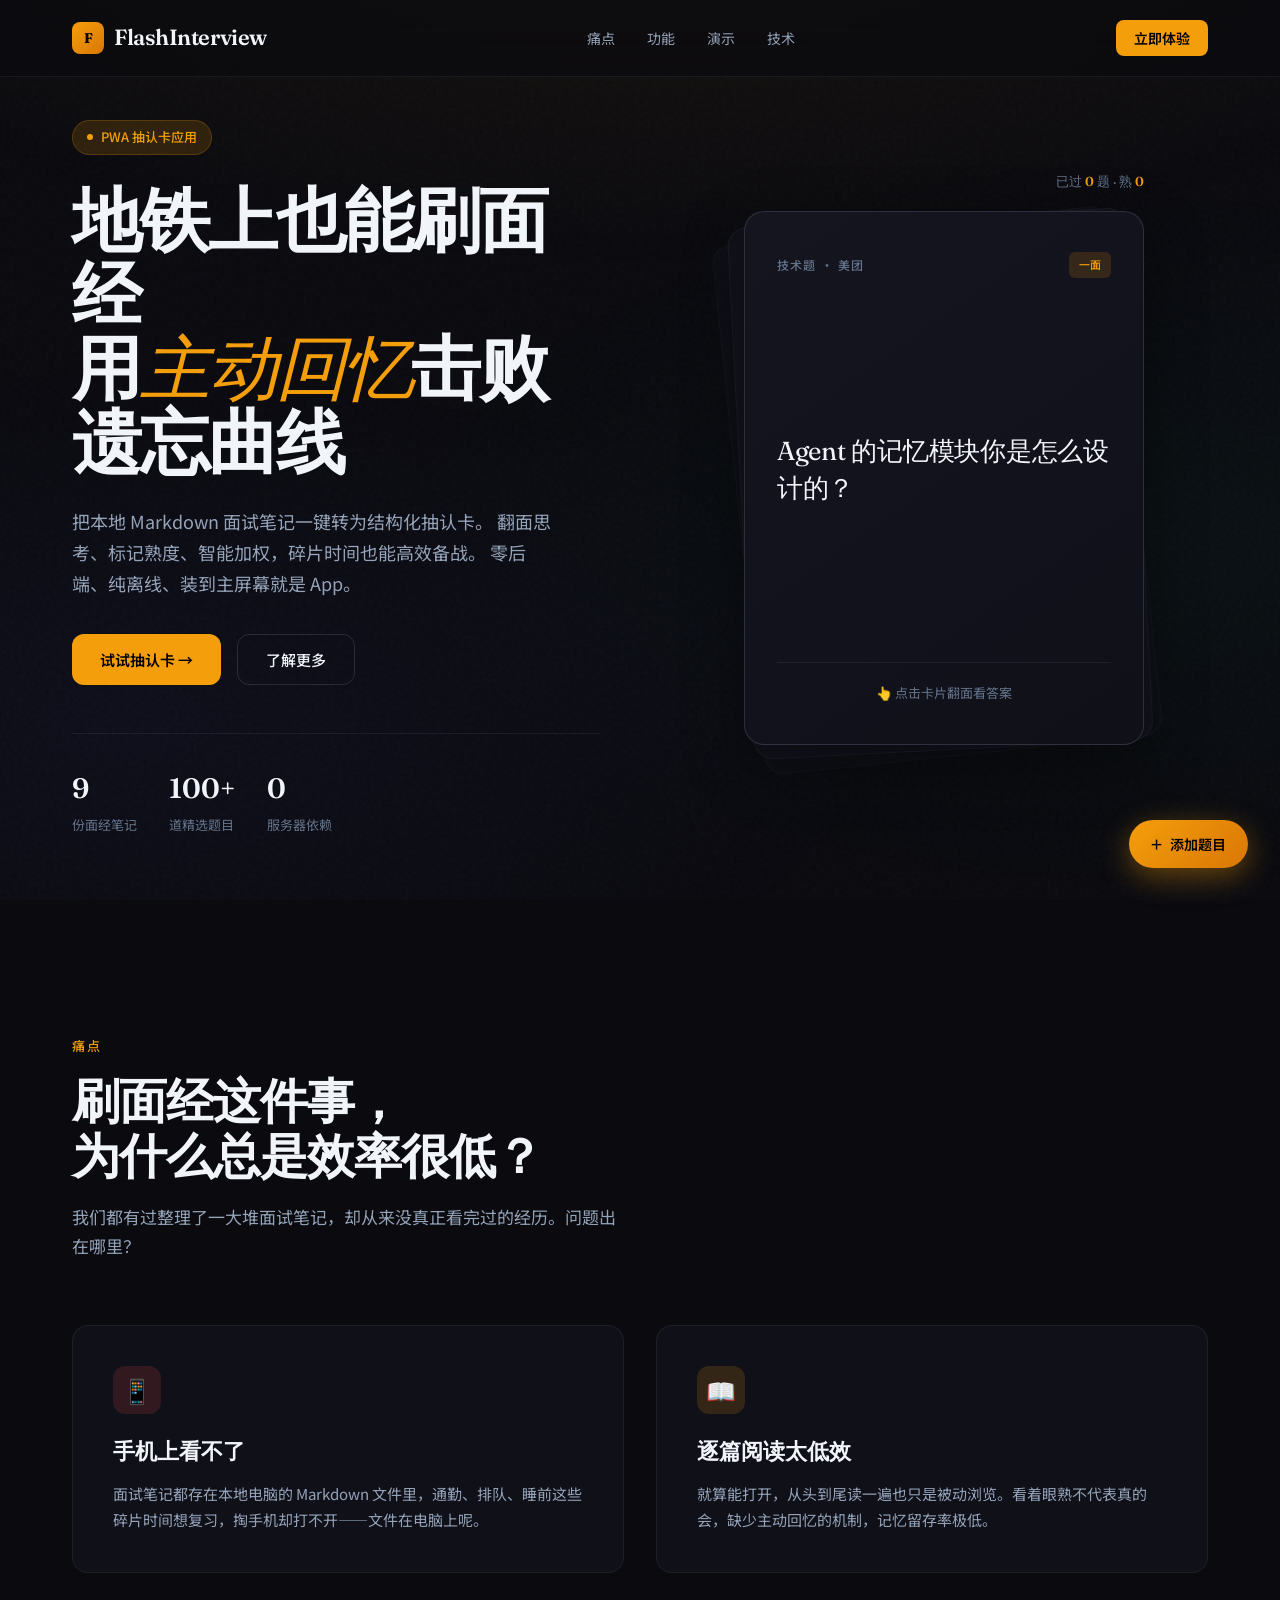
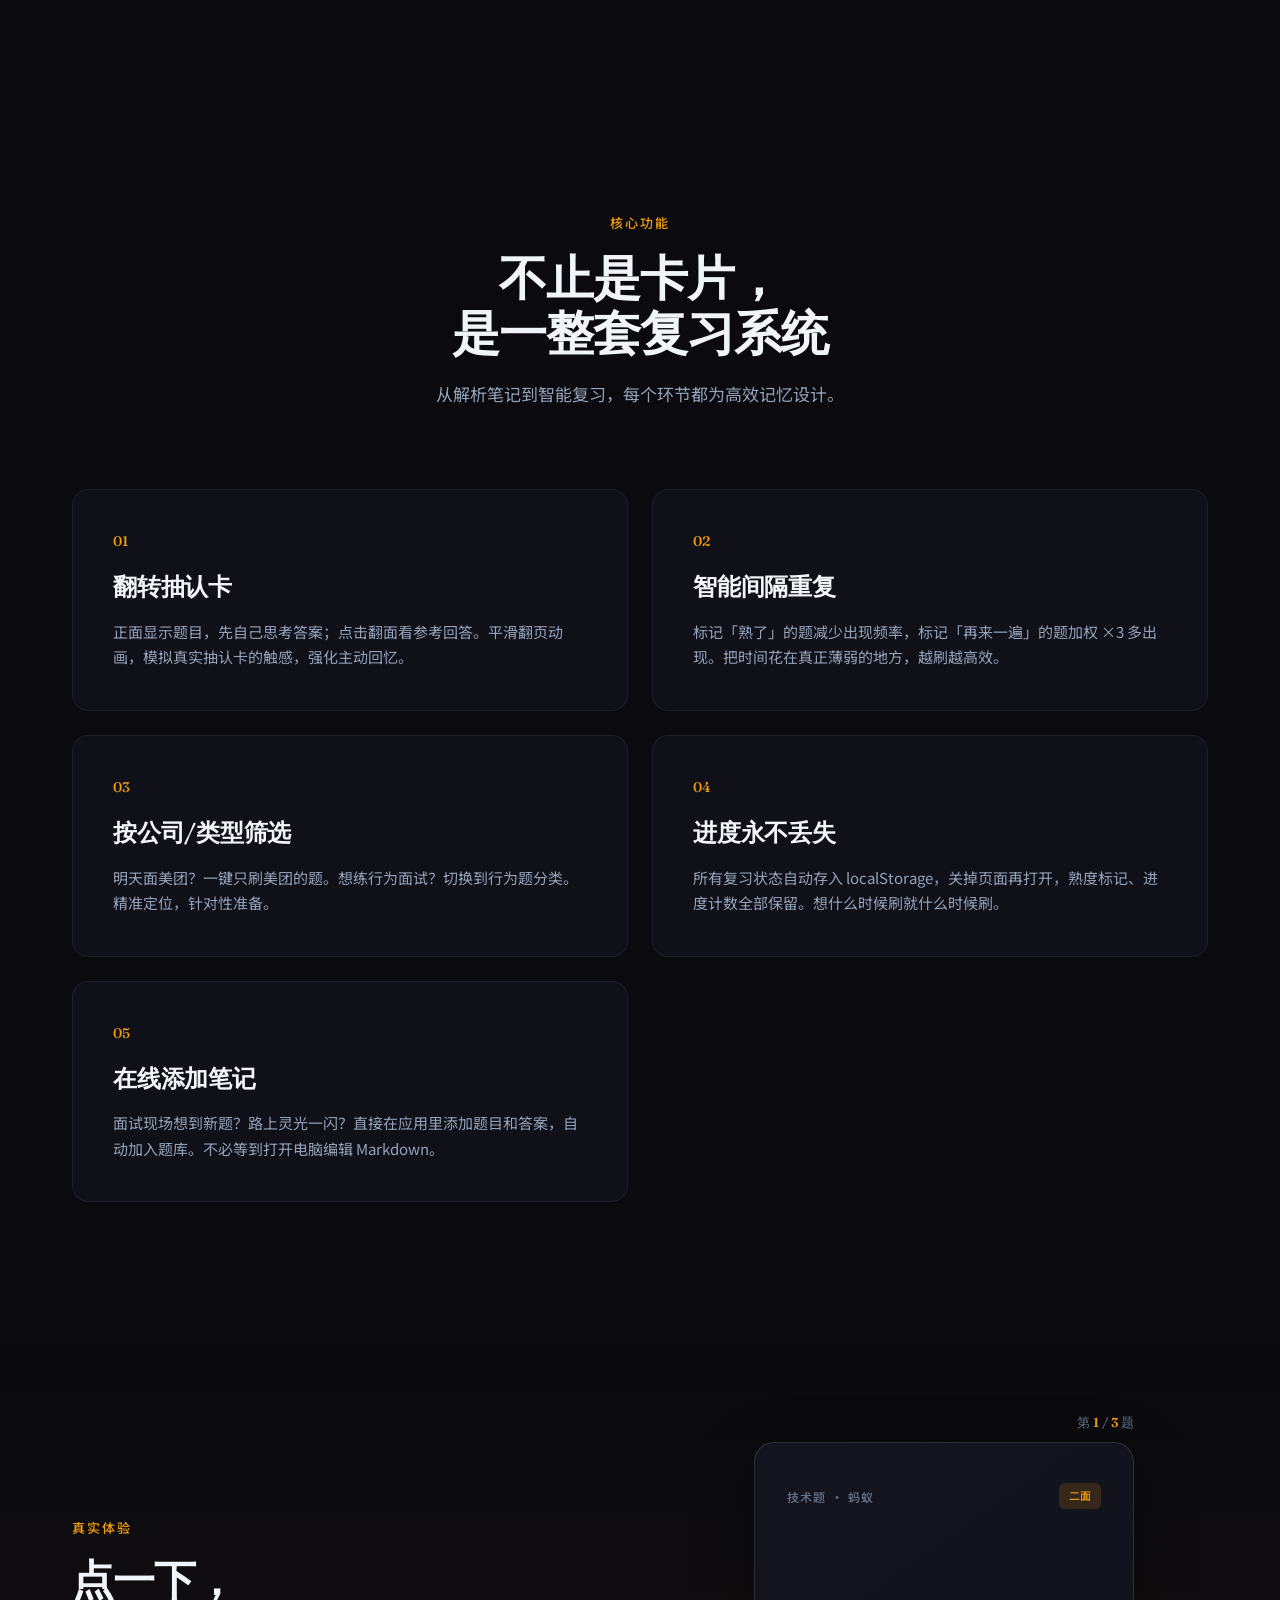
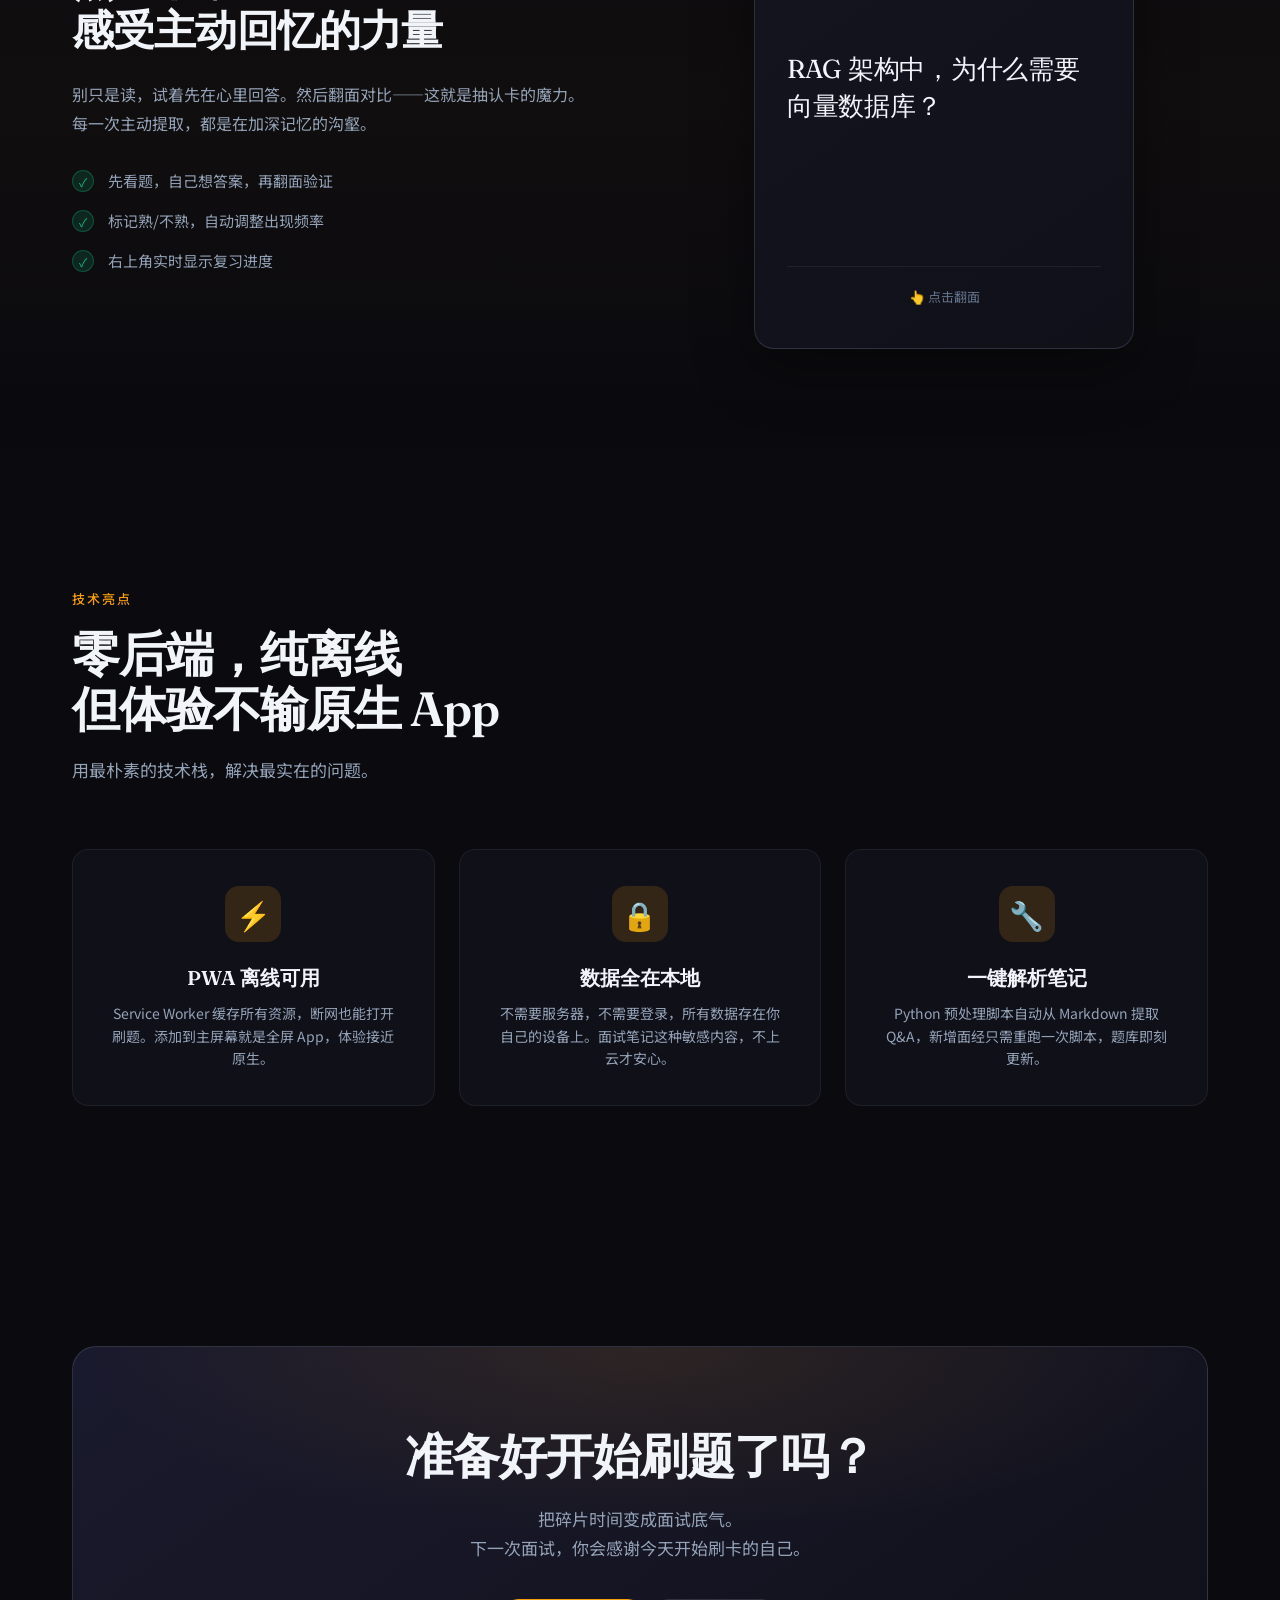
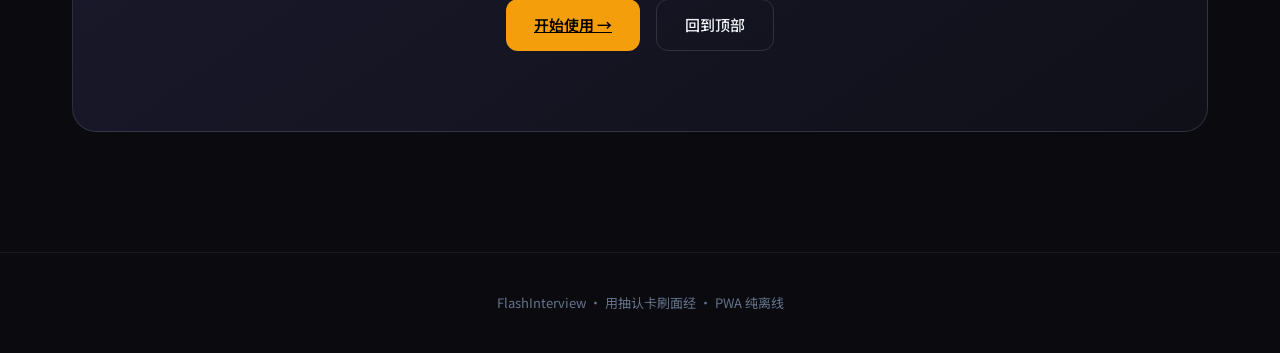
<file: index.html>
<!DOCTYPE html>
<html lang="zh-CN">
<head>
<meta charset="UTF-8">
<meta name="viewport" content="width=device-width, initial-scale=1.0">
<title>FlashInterview — 碎片时间刷面经的 PWA 抽认卡</title>
<link rel="preconnect" href="https://fonts.googleapis.com">
<link rel="preconnect" href="https://fonts.gstatic.com" crossorigin>
<link href="https://fonts.googleapis.com/css2?family=Fraunces:ital,opsz,wght@0,9..144,300;0,9..144,400;0,9..144,600;0,9..144,700;1,9..144,400&family=Noto+Sans+SC:wght@300;400;500;600;700&display=swap" rel="stylesheet">
<style>
  :root {
    --bg: #0a0a0f;
    --bg-soft: #101019;
    --card-front: #151520;
    --card-back: #1a1a2e;
    --accent: #f59e0b;
    --accent-soft: rgba(245, 158, 11, 0.15);
    --success: #10b981;
    --success-soft: rgba(16, 185, 129, 0.15);
    --text-primary: #f1f5f9;
    --text-secondary: #94a3b8;
    --text-muted: #64748b;
    --border: rgba(148, 163, 184, 0.1);
    --border-strong: rgba(148, 163, 184, 0.2);
  }

  * { margin: 0; padding: 0; box-sizing: border-box; }

  html { scroll-behavior: smooth; }

  body {
    font-family: 'Noto Sans SC', -apple-system, BlinkMacSystemFont, sans-serif;
    background: var(--bg);
    color: var(--text-primary);
    line-height: 1.6;
    overflow-x: hidden;
    -webkit-font-smoothing: antialiased;
  }

  body::before {
    content: '';
    position: fixed;
    top: 0;
    left: 0;
    width: 100%;
    height: 100%;
    background:
      radial-gradient(ellipse 80% 50% at 50% -20%, rgba(245, 158, 11, 0.08), transparent),
      radial-gradient(ellipse 60% 40% at 10% 80%, rgba(99, 102, 241, 0.05), transparent),
      radial-gradient(ellipse 60% 40% at 90% 60%, rgba(16, 185, 129, 0.04), transparent);
    pointer-events: none;
    z-index: 0;
  }

  .noise {
    position: fixed;
    top: 0;
    left: 0;
    width: 100%;
    height: 100%;
    opacity: 0.03;
    pointer-events: none;
    z-index: 1;
    background-image: url("data:image/svg+xml,%3Csvg viewBox='0 0 256 256' xmlns='http://www.w3.org/2000/svg'%3E%3Cfilter id='noise'%3E%3CfeTurbulence type='fractalNoise' baseFrequency='0.9' numOctaves='4' stitchTiles='stitch'/%3E%3C/filter%3E%3Crect width='100%25' height='100%25' filter='url(%23noise)'/%3E%3C/svg%3E");
  }

  .container {
    max-width: 1200px;
    margin: 0 auto;
    padding: 0 32px;
    position: relative;
    z-index: 2;
  }

  /* Nav */
  nav {
    position: fixed;
    top: 0;
    left: 0;
    width: 100%;
    padding: 20px 0;
    z-index: 100;
    backdrop-filter: blur(20px);
    background: rgba(10, 10, 15, 0.7);
    border-bottom: 1px solid var(--border);
    transform: translateY(-100%);
    animation: slideDown 0.8s ease 0.2s forwards;
  }

  @keyframes slideDown {
    to { transform: translateY(0); }
  }

  .nav-inner {
    display: flex;
    justify-content: space-between;
    align-items: center;
  }

  .logo {
    font-family: 'Fraunces', serif;
    font-size: 22px;
    font-weight: 600;
    letter-spacing: -0.02em;
    display: flex;
    align-items: center;
    gap: 10px;
  }

  .logo-mark {
    width: 32px;
    height: 32px;
    background: linear-gradient(135deg, var(--accent), #d97706);
    border-radius: 8px;
    display: flex;
    align-items: center;
    justify-content: center;
    font-weight: 700;
    color: #000;
    font-size: 14px;
  }

  .nav-links {
    display: flex;
    gap: 32px;
    list-style: none;
  }

  .nav-links a {
    color: var(--text-secondary);
    text-decoration: none;
    font-size: 14px;
    font-weight: 400;
    transition: color 0.2s;
  }

  .nav-links a:hover { color: var(--text-primary); }

  .nav-cta {
    padding: 8px 18px;
    background: var(--accent);
    color: #000;
    border: none;
    border-radius: 8px;
    font-size: 14px;
    font-weight: 600;
    cursor: pointer;
    transition: all 0.2s;
    font-family: inherit;
  }

  .nav-cta:hover {
    transform: translateY(-1px);
    box-shadow: 0 4px 20px rgba(245, 158, 11, 0.3);
  }

  /* Hero */
  .hero {
    min-height: 100vh;
    display: flex;
    flex-direction: column;
    justify-content: center;
    padding: 120px 0 80px;
    position: relative;
  }

  .hero-content {
    display: grid;
    grid-template-columns: 1fr 1fr;
    gap: 80px;
    align-items: center;
  }

  .hero-text {
    opacity: 0;
    transform: translateY(30px);
    animation: fadeUp 0.8s ease 0.4s forwards;
  }

  @keyframes fadeUp {
    to { opacity: 1; transform: translateY(0); }
  }

  .eyebrow {
    display: inline-flex;
    align-items: center;
    gap: 8px;
    padding: 6px 14px;
    background: var(--accent-soft);
    border: 1px solid rgba(245, 158, 11, 0.2);
    border-radius: 100px;
    font-size: 13px;
    font-weight: 500;
    color: var(--accent);
    margin-bottom: 28px;
  }

  .eyebrow-dot {
    width: 6px;
    height: 6px;
    background: var(--accent);
    border-radius: 50%;
    animation: pulse 2s ease-in-out infinite;
  }

  @keyframes pulse {
    0%, 100% { opacity: 1; }
    50% { opacity: 0.4; }
  }

  .hero h1 {
    font-family: 'Fraunces', serif;
    font-size: clamp(42px, 5.5vw, 72px);
    font-weight: 600;
    line-height: 1.05;
    letter-spacing: -0.03em;
    margin-bottom: 28px;
  }

  .hero h1 em {
    font-style: italic;
    color: var(--accent);
    font-weight: 400;
  }

  .hero-subtitle {
    font-size: 18px;
    color: var(--text-secondary);
    line-height: 1.7;
    margin-bottom: 36px;
    max-width: 480px;
  }

  .hero-actions {
    display: flex;
    gap: 16px;
    margin-bottom: 48px;
  }

  .btn-primary {
    padding: 14px 28px;
    background: var(--accent);
    color: #000;
    border: none;
    border-radius: 12px;
    font-size: 15px;
    font-weight: 600;
    cursor: pointer;
    transition: all 0.25s cubic-bezier(0.4, 0, 0.2, 1);
    font-family: inherit;
    display: inline-flex;
    align-items: center;
    gap: 8px;
  }

  .btn-primary:hover {
    transform: translateY(-2px);
    box-shadow: 0 8px 30px rgba(245, 158, 11, 0.35);
  }

  .btn-secondary {
    padding: 14px 28px;
    background: transparent;
    color: var(--text-primary);
    border: 1px solid var(--border-strong);
    border-radius: 12px;
    font-size: 15px;
    font-weight: 500;
    cursor: pointer;
    transition: all 0.25s;
    font-family: inherit;
  }

  .btn-secondary:hover {
    background: var(--bg-soft);
    border-color: var(--text-muted);
  }

  .hero-meta {
    display: flex;
    gap: 32px;
    padding-top: 32px;
    border-top: 1px solid var(--border);
  }

  .meta-item {
    display: flex;
    flex-direction: column;
    gap: 4px;
  }

  .meta-number {
    font-family: 'Fraunces', serif;
    font-size: 28px;
    font-weight: 600;
    color: var(--text-primary);
  }

  .meta-label {
    font-size: 13px;
    color: var(--text-muted);
  }

  /* Card Demo */
  .hero-visual {
    display: flex;
    justify-content: center;
    align-items: center;
    opacity: 0;
    transform: translateY(30px);
    animation: fadeUp 0.8s ease 0.6s forwards;
  }

  .card-stage {
    position: relative;
    width: 100%;
    max-width: 400px;
    aspect-ratio: 3/4;
  }

  .card-stack {
    position: absolute;
    width: 100%;
    height: 100%;
  }

  .card-stack .bg-card {
    position: absolute;
    width: 100%;
    height: 100%;
    border-radius: 20px;
    background: var(--card-front);
    border: 1px solid var(--border);
  }

  .card-stack .bg-card:nth-child(1) {
    transform: rotate(-6deg) translateY(12px) translateX(-8px);
    opacity: 0.4;
  }

  .card-stack .bg-card:nth-child(2) {
    transform: rotate(-3deg) translateY(6px) translateX(-4px);
    opacity: 0.7;
  }

  .flashcard {
    position: relative;
    width: 100%;
    height: 100%;
    cursor: pointer;
  }

  .card-face {
    position: absolute;
    top: 0;
    left: 0;
    width: 100%;
    height: 100%;
    border-radius: 20px;
    padding: 40px 32px;
    display: flex;
    flex-direction: column;
    border: 1px solid var(--border-strong);
    box-shadow: 0 20px 60px rgba(0, 0, 0, 0.4);
    transition: opacity 0.4s cubic-bezier(0.4, 0, 0.2, 1),
                transform 0.4s cubic-bezier(0.4, 0, 0.2, 1);
    /* 2D crossfade - no 3D composite layers */
  }

  .card-front {
    background: linear-gradient(145deg, var(--card-front), var(--bg-soft));
    z-index: 2;
    opacity: 1;
    transform: translateX(0);
  }

  .card-back {
    background: linear-gradient(145deg, var(--card-back), #16162a);
    z-index: 1;
    opacity: 0;
    transform: translateX(8px);
  }

  .flashcard.flipped .card-front {
    opacity: 0;
    transform: translateX(-8px);
    pointer-events: none;
  }

  .flashcard.flipped .card-back {
    opacity: 1;
    transform: translateX(0);
    z-index: 3;
  }

  .card-label {
    font-size: 12px;
    font-weight: 500;
    color: var(--text-muted);
    text-transform: uppercase;
    letter-spacing: 0.1em;
    margin-bottom: 24px;
    display: flex;
    justify-content: space-between;
    align-items: center;
  }

  .card-badge {
    padding: 4px 10px;
    background: var(--accent-soft);
    color: var(--accent);
    border-radius: 6px;
    font-size: 11px;
    text-transform: none;
    letter-spacing: 0;
  }

  .card-question {
    font-family: 'Fraunces', serif;
    font-size: 26px;
    font-weight: 400;
    line-height: 1.4;
    letter-spacing: -0.01em;
    flex: 1;
    display: flex;
    align-items: center;
  }

  .card-answer {
    font-size: 15px;
    line-height: 1.8;
    color: var(--text-secondary);
    flex: 1;
    overflow-y: auto;
  }

  .card-answer strong {
    color: var(--text-primary);
    font-weight: 600;
  }

  .card-hint {
    margin-top: 24px;
    padding-top: 20px;
    border-top: 1px solid var(--border);
    font-size: 13px;
    color: var(--text-muted);
    text-align: center;
    display: flex;
    align-items: center;
    justify-content: center;
    gap: 8px;
  }

  .card-actions {
    margin-top: 24px;
    padding-top: 20px;
    border-top: 1px solid var(--border);
    display: flex;
    gap: 12px;
  }

  .card-btn {
    flex: 1;
    padding: 12px;
    border: none;
    border-radius: 10px;
    font-size: 14px;
    font-weight: 600;
    cursor: pointer;
    transition: all 0.2s;
    font-family: inherit;
  }

  .card-btn-known {
    background: var(--success-soft);
    color: var(--success);
    border: 1px solid rgba(16, 185, 129, 0.3);
  }

  .card-btn-known:hover {
    background: rgba(16, 185, 129, 0.25);
  }

  .card-btn-review {
    background: var(--accent-soft);
    color: var(--accent);
    border: 1px solid rgba(245, 158, 11, 0.3);
  }

  .card-btn-review:hover {
    background: rgba(245, 158, 11, 0.25);
  }

  .card-progress {
    position: absolute;
    top: -40px;
    right: 0;
    font-size: 13px;
    color: var(--text-muted);
    font-family: 'Fraunces', serif;
  }

  .card-progress span {
    color: var(--accent);
    font-weight: 600;
  }

  /* Sections */
  section {
    padding: 120px 0;
    position: relative;
  }

  .section-label {
    font-size: 13px;
    font-weight: 500;
    color: var(--accent);
    text-transform: uppercase;
    letter-spacing: 0.15em;
    margin-bottom: 16px;
  }

  .section-title {
    font-family: 'Fraunces', serif;
    font-size: clamp(32px, 4vw, 48px);
    font-weight: 600;
    line-height: 1.15;
    letter-spacing: -0.02em;
    margin-bottom: 20px;
    max-width: 600px;
  }

  .section-subtitle {
    font-size: 17px;
    color: var(--text-secondary);
    max-width: 560px;
    line-height: 1.7;
  }

  /* Pain Points */
  .pain-grid {
    display: grid;
    grid-template-columns: 1fr 1fr;
    gap: 32px;
    margin-top: 64px;
  }

  .pain-card {
    padding: 40px;
    background: var(--bg-soft);
    border: 1px solid var(--border);
    border-radius: 16px;
    transition: all 0.3s;
  }

  .pain-card:hover {
    border-color: var(--border-strong);
    transform: translateY(-4px);
  }

  .pain-icon {
    width: 48px;
    height: 48px;
    border-radius: 12px;
    display: flex;
    align-items: center;
    justify-content: center;
    font-size: 24px;
    margin-bottom: 20px;
  }

  .pain-card:nth-child(1) .pain-icon { background: rgba(239, 68, 68, 0.15); }
  .pain-card:nth-child(2) .pain-icon { background: rgba(245, 158, 11, 0.15); }

  .pain-title {
    font-family: 'Fraunces', serif;
    font-size: 22px;
    font-weight: 600;
    margin-bottom: 12px;
  }

  .pain-desc {
    color: var(--text-secondary);
    font-size: 15px;
    line-height: 1.7;
  }

  /* Features */
  .features-header {
    text-align: center;
    margin-bottom: 80px;
  }

  .features-header .section-title {
    margin-left: auto;
    margin-right: auto;
  }

  .features-header .section-subtitle {
    margin-left: auto;
    margin-right: auto;
  }

  .features-grid {
    display: grid;
    grid-template-columns: repeat(2, 1fr);
    gap: 24px;
  }

  .feature-card {
    padding: 40px;
    background: var(--bg-soft);
    border: 1px solid var(--border);
    border-radius: 16px;
    transition: all 0.3s;
    position: relative;
    overflow: hidden;
  }

  .feature-card::before {
    content: '';
    position: absolute;
    top: 0;
    left: 0;
    right: 0;
    height: 2px;
    background: linear-gradient(90deg, transparent, var(--accent), transparent);
    opacity: 0;
    transition: opacity 0.3s;
  }

  .feature-card:hover {
    border-color: var(--border-strong);
    transform: translateY(-4px);
  }

  .feature-card:hover::before { opacity: 1; }

  .feature-number {
    font-family: 'Fraunces', serif;
    font-size: 14px;
    color: var(--accent);
    margin-bottom: 16px;
    font-weight: 500;
  }

  .feature-title {
    font-family: 'Fraunces', serif;
    font-size: 24px;
    font-weight: 600;
    margin-bottom: 12px;
    letter-spacing: -0.01em;
  }

  .feature-desc {
    color: var(--text-secondary);
    font-size: 15px;
    line-height: 1.7;
  }

  /* Demo Section */
  .demo-section {
    background: linear-gradient(180deg, transparent, rgba(245, 158, 11, 0.03), transparent);
  }

  .demo-content {
    display: grid;
    grid-template-columns: 1fr 1fr;
    gap: 80px;
    align-items: center;
  }

  .demo-text h2 {
    font-family: 'Fraunces', serif;
    font-size: clamp(28px, 3.5vw, 42px);
    font-weight: 600;
    line-height: 1.2;
    letter-spacing: -0.02em;
    margin-bottom: 24px;
  }

  .demo-text p {
    color: var(--text-secondary);
    font-size: 16px;
    line-height: 1.8;
    margin-bottom: 32px;
  }

  .demo-list {
    list-style: none;
    display: flex;
    flex-direction: column;
    gap: 16px;
  }

  .demo-list li {
    display: flex;
    align-items: flex-start;
    gap: 14px;
    color: var(--text-secondary);
    font-size: 15px;
  }

  .demo-check {
    width: 22px;
    height: 22px;
    border-radius: 50%;
    background: var(--success-soft);
    border: 1px solid rgba(16, 185, 129, 0.3);
    display: flex;
    align-items: center;
    justify-content: center;
    color: var(--success);
    font-size: 12px;
    flex-shrink: 0;
    margin-top: 1px;
  }

  .demo-visual {
    display: flex;
    justify-content: center;
  }

  .demo-card-stage {
    width: 100%;
    max-width: 380px;
    aspect-ratio: 3/4;
    position: relative;
  }

  /* Tech Section */
  .tech-grid {
    display: grid;
    grid-template-columns: repeat(3, 1fr);
    gap: 24px;
    margin-top: 64px;
  }

  .tech-card {
    padding: 36px;
    background: var(--bg-soft);
    border: 1px solid var(--border);
    border-radius: 16px;
    text-align: center;
    transition: all 0.3s;
  }

  .tech-card:hover {
    border-color: var(--accent);
    transform: translateY(-4px);
  }

  .tech-icon {
    width: 56px;
    height: 56px;
    margin: 0 auto 20px;
    border-radius: 14px;
    display: flex;
    align-items: center;
    justify-content: center;
    font-size: 28px;
    background: var(--accent-soft);
  }

  .tech-title {
    font-family: 'Fraunces', serif;
    font-size: 20px;
    font-weight: 600;
    margin-bottom: 8px;
  }

  .tech-desc {
    color: var(--text-secondary);
    font-size: 14px;
    line-height: 1.6;
  }

  /* CTA Section */
  .cta-section {
    text-align: center;
  }

  .cta-card {
    padding: 80px 40px;
    background: linear-gradient(145deg, var(--card-back), var(--bg-soft));
    border: 1px solid var(--border-strong);
    border-radius: 24px;
    position: relative;
    overflow: hidden;
  }

  .cta-card::before {
    content: '';
    position: absolute;
    top: -50%;
    left: 50%;
    transform: translateX(-50%);
    width: 100%;
    height: 100%;
    background: radial-gradient(ellipse, rgba(245, 158, 11, 0.1), transparent 70%);
    pointer-events: none;
  }

  .cta-title {
    font-family: 'Fraunces', serif;
    font-size: clamp(32px, 4vw, 48px);
    font-weight: 600;
    line-height: 1.2;
    letter-spacing: -0.02em;
    margin-bottom: 20px;
    position: relative;
  }

  .cta-subtitle {
    font-size: 17px;
    color: var(--text-secondary);
    max-width: 500px;
    margin: 0 auto 36px;
    line-height: 1.7;
    position: relative;
  }

  .cta-actions {
    display: flex;
    gap: 16px;
    justify-content: center;
    position: relative;
  }

  /* Footer */
  footer {
    padding: 40px 0;
    border-top: 1px solid var(--border);
    text-align: center;
    color: var(--text-muted);
    font-size: 13px;
  }

  /* Reveal Animation */
  .reveal {
    opacity: 0;
    transform: translateY(40px);
    transition: all 0.8s cubic-bezier(0.4, 0, 0.2, 1);
  }

  .reveal.visible {
    opacity: 1;
    transform: translateY(0);
  }

  /* Floating Action Button */
  .fab {
    position: fixed;
    bottom: 32px;
    right: 32px;
    z-index: 200;
    display: flex;
    align-items: center;
    gap: 8px;
    padding: 14px 22px;
    background: linear-gradient(135deg, var(--accent), #d97706);
    color: #000;
    border: none;
    border-radius: 100px;
    font-size: 14px;
    font-weight: 600;
    cursor: pointer;
    box-shadow: 0 8px 30px rgba(245, 158, 11, 0.4);
    transition: all 0.3s cubic-bezier(0.4, 0, 0.2, 1);
    font-family: inherit;
  }

  .fab:hover {
    transform: translateY(-3px) scale(1.02);
    box-shadow: 0 12px 40px rgba(245, 158, 11, 0.5);
  }

  .fab-icon {
    font-size: 20px;
    font-weight: 400;
    line-height: 1;
  }

  /* Modal */
  .modal-overlay {
    position: fixed;
    top: 0;
    left: 0;
    width: 100%;
    height: 100%;
    background: rgba(0, 0, 0, 0.6);
    backdrop-filter: blur(8px);
    z-index: 300;
    display: flex;
    align-items: center;
    justify-content: center;
    opacity: 0;
    visibility: hidden;
    transition: all 0.3s ease;
    padding: 20px;
  }

  .modal-overlay.active {
    opacity: 1;
    visibility: visible;
  }

  .modal {
    background: var(--card-front);
    border: 1px solid var(--border-strong);
    border-radius: 20px;
    width: 100%;
    max-width: 520px;
    max-height: 90vh;
    overflow-y: auto;
    transform: translateY(20px) scale(0.95);
    transition: all 0.3s cubic-bezier(0.4, 0, 0.2, 1);
    box-shadow: 0 30px 80px rgba(0, 0, 0, 0.5);
  }

  .modal-overlay.active .modal {
    transform: translateY(0) scale(1);
  }

  .modal-header {
    padding: 28px 32px 20px;
    border-bottom: 1px solid var(--border);
    display: flex;
    justify-content: space-between;
    align-items: center;
  }

  .modal-header h3 {
    font-family: 'Fraunces', serif;
    font-size: 22px;
    font-weight: 600;
    letter-spacing: -0.01em;
  }

  .modal-close {
    width: 36px;
    height: 36px;
    border: none;
    background: transparent;
    color: var(--text-muted);
    font-size: 24px;
    cursor: pointer;
    border-radius: 8px;
    display: flex;
    align-items: center;
    justify-content: center;
    transition: all 0.2s;
    line-height: 1;
  }

  .modal-close:hover {
    background: var(--bg-soft);
    color: var(--text-primary);
  }

  .modal-body {
    padding: 24px 32px;
    display: flex;
    flex-direction: column;
    gap: 20px;
  }

  .form-group {
    display: flex;
    flex-direction: column;
    gap: 8px;
  }

  .form-row {
    display: grid;
    grid-template-columns: 1fr 1fr;
    gap: 16px;
  }

  .form-label {
    font-size: 13px;
    font-weight: 500;
    color: var(--text-secondary);
  }

  .form-input {
    padding: 12px 14px;
    background: var(--bg-soft);
    border: 1px solid var(--border-strong);
    border-radius: 10px;
    color: var(--text-primary);
    font-size: 14px;
    font-family: inherit;
    transition: all 0.2s;
    outline: none;
  }

  .form-input:focus {
    border-color: var(--accent);
    box-shadow: 0 0 0 3px var(--accent-soft);
  }

  .form-input::placeholder {
    color: var(--text-muted);
  }

  .form-textarea {
    resize: vertical;
    min-height: 100px;
    line-height: 1.6;
  }

  .modal-footer {
    padding: 20px 32px 28px;
    display: flex;
    gap: 12px;
    justify-content: flex-end;
    border-top: 1px solid var(--border);
  }

  .modal-footer .btn-primary,
  .modal-footer .btn-secondary {
    padding: 10px 22px;
    font-size: 14px;
  }

  /* Toast */
  .toast {
    position: fixed;
    bottom: 100px;
    left: 50%;
    transform: translateX(-50%) translateY(20px);
    z-index: 400;
    display: flex;
    align-items: center;
    gap: 10px;
    padding: 14px 24px;
    background: var(--success);
    color: #000;
    border-radius: 12px;
    font-size: 14px;
    font-weight: 500;
    box-shadow: 0 8px 30px rgba(16, 185, 129, 0.4);
    opacity: 0;
    visibility: hidden;
    transition: all 0.3s cubic-bezier(0.4, 0, 0.2, 1);
  }

  .toast.show {
    opacity: 1;
    visibility: visible;
    transform: translateX(-50%) translateY(0);
  }

  .toast-icon {
    font-size: 16px;
    font-weight: 700;
  }

  /* Mobile */
  @media (max-width: 900px) {
    .nav-links { display: none; }
    .hero-content,
    .demo-content {
      grid-template-columns: 1fr;
      gap: 60px;
    }
    .pain-grid,
    .features-grid {
      grid-template-columns: 1fr;
    }
    .tech-grid {
      grid-template-columns: 1fr;
    }
    .hero-meta { flex-wrap: wrap; gap: 24px; }
    section { padding: 80px 0; }
    .cta-card { padding: 60px 24px; }
  }

  @media (max-width: 600px) {
    .container { padding: 0 20px; }
    .hero-actions { flex-direction: column; }
    .btn-primary, .btn-secondary { width: 100%; justify-content: center; }
    .card-question { font-size: 22px; }
    .card-face { padding: 28px 24px; }
    .fab { bottom: 20px; right: 20px; padding: 12px 18px; font-size: 13px; }
    .fab-label { display: none; }
    .fab-icon { font-size: 22px; }
    .modal-body { padding: 20px 24px; }
    .modal-header { padding: 24px 24px 16px; }
    .modal-footer { padding: 16px 24px 24px; }
    .form-row { grid-template-columns: 1fr; }
  }
</style>
</head>
<body>
<div class="noise"></div>

<nav>
  <div class="container nav-inner">
    <div class="logo">
      <div class="logo-mark">F</div>
      FlashInterview
    </div>
    <ul class="nav-links">
      <li><a href="#pain">痛点</a></li>
      <li><a href="#features">功能</a></li>
      <li><a href="#demo">演示</a></li>
      <li><a href="#tech">技术</a></li>
    </ul>
    <button class="nav-cta" onclick="document.getElementById('cta').scrollIntoView({behavior:'smooth'})">立即体验</button>
  </div>
</nav>

<section class="hero">
  <div class="container">
    <div class="hero-content">
      <div class="hero-text">
        <div class="eyebrow">
          <span class="eyebrow-dot"></span>
          PWA 抽认卡应用
        </div>
        <h1>
          地铁上也能刷面经<br>
          用<em>主动回忆</em>击败遗忘曲线
        </h1>
        <p class="hero-subtitle">
          把本地 Markdown 面试笔记一键转为结构化抽认卡。
          翻面思考、标记熟度、智能加权，碎片时间也能高效备战。
          零后端、纯离线、装到主屏幕就是 App。
        </p>
        <div class="hero-actions">
          <button class="btn-primary" onclick="document.getElementById('demo').scrollIntoView({behavior:'smooth'})">
            试试抽认卡 →
          </button>
          <button class="btn-secondary" onclick="document.getElementById('features').scrollIntoView({behavior:'smooth'})">
            了解更多
          </button>
        </div>
        <div class="hero-meta">
          <div class="meta-item">
            <span class="meta-number">9</span>
            <span class="meta-label">份面经笔记</span>
          </div>
          <div class="meta-item">
            <span class="meta-number">100+</span>
            <span class="meta-label">道精选题目</span>
          </div>
          <div class="meta-item">
            <span class="meta-number">0</span>
            <span class="meta-label">服务器依赖</span>
          </div>
        </div>
      </div>

      <div class="hero-visual">
        <div class="card-stage">
          <div class="card-stack">
            <div class="bg-card"></div>
            <div class="bg-card"></div>
          </div>
          <div class="card-progress">已过 <span id="hero-count">0</span> 题 · 熟 <span id="hero-known">0</span></div>
          <div class="flashcard" id="heroCard" onclick="flipHeroCard()">
            <div class="card-face card-front">
              <div class="card-label">
                <span>技术题 · 美团</span>
                <span class="card-badge">一面</span>
              </div>
              <div class="card-question">
                Agent 的记忆模块你是怎么设计的？
              </div>
              <div class="card-hint">
                👆 点击卡片翻面看答案
              </div>
            </div>
            <div class="card-face card-back">
              <div class="card-label">
                <span>参考答案</span>
                <span class="card-badge">记忆模块</span>
              </div>
              <div class="card-answer">
                <strong>短期记忆：</strong>对话上下文窗口，保留最近 N 轮对话历史，直接作为 prompt 输入。<br><br>
                <strong>长期记忆：</strong>向量数据库 + RAG 检索，将历史对话、知识库文档向量化存储，需要时通过语义检索召回相关片段。<br><br>
                <strong>核心取舍：</strong>短期记忆保证连贯性，长期记忆保证广度，二者配合使用。
              </div>
              <div class="card-actions">
                <button class="card-btn card-btn-known" onclick="event.stopPropagation(); markHero('known')">熟了 ✓</button>
                <button class="card-btn card-btn-review" onclick="event.stopPropagation(); markHero('review')">再来一遍</button>
              </div>
            </div>
          </div>
        </div>
      </div>
    </div>
  </div>
</section>

<!-- Pain Points -->
<section id="pain">
  <div class="container">
    <div class="reveal">
      <div class="section-label">痛点</div>
      <h2 class="section-title">刷面经这件事，<br>为什么总是效率很低？</h2>
      <p class="section-subtitle">我们都有过整理了一大堆面试笔记，却从来没真正看完过的经历。问题出在哪里？</p>
    </div>
    <div class="pain-grid">
      <div class="pain-card reveal">
        <div class="pain-icon">📱</div>
        <h3 class="pain-title">手机上看不了</h3>
        <p class="pain-desc">
          面试笔记都存在本地电脑的 Markdown 文件里，通勤、排队、睡前这些碎片时间想复习，掏手机却打不开——文件在电脑上呢。
        </p>
      </div>
      <div class="pain-card reveal">
        <div class="pain-icon">📖</div>
        <h3 class="pain-title">逐篇阅读太低效</h3>
        <p class="pain-desc">
          就算能打开，从头到尾读一遍也只是被动浏览。看着眼熟不代表真的会，缺少主动回忆的机制，记忆留存率极低。
        </p>
      </div>
    </div>
  </div>
</section>

<!-- Features -->
<section id="features">
  <div class="container">
    <div class="features-header reveal">
      <div class="section-label">核心功能</div>
      <h2 class="section-title">不止是卡片，<br>是一整套复习系统</h2>
      <p class="section-subtitle">从解析笔记到智能复习，每个环节都为高效记忆设计。</p>
    </div>
    <div class="features-grid">
      <div class="feature-card reveal">
        <div class="feature-number">01</div>
        <h3 class="feature-title">翻转抽认卡</h3>
        <p class="feature-desc">
          正面显示题目，先自己思考答案；点击翻面看参考回答。平滑翻页动画，模拟真实抽认卡的触感，强化主动回忆。
        </p>
      </div>
      <div class="feature-card reveal">
        <div class="feature-number">02</div>
        <h3 class="feature-title">智能间隔重复</h3>
        <p class="feature-desc">
          标记「熟了」的题减少出现频率，标记「再来一遍」的题加权 ×3 多出现。把时间花在真正薄弱的地方，越刷越高效。
        </p>
      </div>
      <div class="feature-card reveal">
        <div class="feature-number">03</div>
        <h3 class="feature-title">按公司/类型筛选</h3>
        <p class="feature-desc">
          明天面美团？一键只刷美团的题。想练行为面试？切换到行为题分类。精准定位，针对性准备。
        </p>
      </div>
      <div class="feature-card reveal">
        <div class="feature-number">04</div>
        <h3 class="feature-title">进度永不丢失</h3>
        <p class="feature-desc">
          所有复习状态自动存入 localStorage，关掉页面再打开，熟度标记、进度计数全部保留。想什么时候刷就什么时候刷。
        </p>
      </div>
      <div class="feature-card reveal">
        <div class="feature-number">05</div>
        <h3 class="feature-title">在线添加笔记</h3>
        <p class="feature-desc">
          面试现场想到新题？路上灵光一闪？直接在应用里添加题目和答案，自动加入题库。不必等到打开电脑编辑 Markdown。
        </p>
      </div>
    </div>
  </div>
</section>

<!-- Demo -->
<section id="demo" class="demo-section">
  <div class="container">
    <div class="demo-content">
      <div class="demo-text reveal">
        <div class="section-label">真实体验</div>
        <h2>点一下，<br>感受主动回忆的力量</h2>
        <p>
          别只是读，试着先在心里回答。然后翻面对比——这就是抽认卡的魔力。
          每一次主动提取，都是在加深记忆的沟壑。
        </p>
        <ul class="demo-list">
          <li>
            <span class="demo-check">✓</span>
            <span>先看题，自己想答案，再翻面验证</span>
          </li>
          <li>
            <span class="demo-check">✓</span>
            <span>标记熟/不熟，自动调整出现频率</span>
          </li>
          <li>
            <span class="demo-check">✓</span>
            <span>右上角实时显示复习进度</span>
          </li>
        </ul>
      </div>
      <div class="demo-visual reveal">
        <div class="demo-card-stage">
          <div class="card-progress" style="top: -30px;">第 <span id="demo-index">1</span> / <span id="demo-total">3</span> 题</div>
          <div class="flashcard" id="demoCard" onclick="flipDemoCard()">
            <div class="card-face card-front">
              <div class="card-label">
                <span id="demo-tag">技术题 · 蚂蚁</span>
                <span class="card-badge" id="demo-badge">二面</span>
              </div>
              <div class="card-question" id="demo-question">
                RAG 架构中，为什么需要向量数据库？
              </div>
              <div class="card-hint">
                👆 点击翻面
              </div>
            </div>
            <div class="card-face card-back">
              <div class="card-label">
                <span>参考答案</span>
                <span class="card-badge" id="demo-badge-back">RAG</span>
              </div>
              <div class="card-answer" id="demo-answer">
                <strong>语义检索：</strong>传统关键词匹配只能找到字面相同的内容，向量数据库能理解语义，找到意思相近但用词不同的文档。<br><br>
                <strong>长尾覆盖：</strong>用户的问题千变万化，不可能所有问法都提前写进关键词库里，向量检索能更好地覆盖长尾表达。
              </div>
              <div class="card-actions">
                <button class="card-btn card-btn-known" onclick="event.stopPropagation(); markDemo('known')">熟了 ✓</button>
                <button class="card-btn card-btn-review" onclick="event.stopPropagation(); markDemo('review')">再来一遍</button>
              </div>
            </div>
          </div>
        </div>
      </div>
    </div>
  </div>
</section>

<!-- Tech -->
<section id="tech">
  <div class="container">
    <div class="reveal">
      <div class="section-label">技术亮点</div>
      <h2 class="section-title">零后端，纯离线<br>但体验不输原生 App</h2>
      <p class="section-subtitle">用最朴素的技术栈，解决最实在的问题。</p>
    </div>
    <div class="tech-grid">
      <div class="tech-card reveal">
        <div class="tech-icon">⚡</div>
        <h3 class="tech-title">PWA 离线可用</h3>
        <p class="tech-desc">Service Worker 缓存所有资源，断网也能打开刷题。添加到主屏幕就是全屏 App，体验接近原生。</p>
      </div>
      <div class="tech-card reveal">
        <div class="tech-icon">🔒</div>
        <h3 class="tech-title">数据全在本地</h3>
        <p class="tech-desc">不需要服务器，不需要登录，所有数据存在你自己的设备上。面试笔记这种敏感内容，不上云才安心。</p>
      </div>
      <div class="tech-card reveal">
        <div class="tech-icon">🔧</div>
        <h3 class="tech-title">一键解析笔记</h3>
        <p class="tech-desc">Python 预处理脚本自动从 Markdown 提取 Q&A，新增面经只需重跑一次脚本，题库即刻更新。</p>
      </div>
    </div>
  </div>
</section>

<!-- CTA -->
<section id="cta" class="cta-section">
  <div class="container">
    <div class="cta-card reveal">
      <h2 class="cta-title">准备好开始刷题了吗？</h2>
      <p class="cta-subtitle">
        把碎片时间变成面试底气。<br>
        下一次面试，你会感谢今天开始刷卡的自己。
      </p>
      <div class="cta-actions">
        <a class="btn-primary" href="app/index.html">
          开始使用 →
        </a>
        <button class="btn-secondary" onclick="window.scrollTo({top:0,behavior:'smooth'})">
          回到顶部
        </button>
      </div>
    </div>
  </div>
</section>

<footer>
  <div class="container">
    <p>FlashInterview · 用抽认卡刷面经 · PWA 纯离线</p>
  </div>
</footer>

<!-- Floating Add Button -->
<button class="fab" onclick="openAddModal()" aria-label="添加题目">
  <span class="fab-icon">+</span>
  <span class="fab-label">添加题目</span>
</button>

<!-- Add Modal -->
<div class="modal-overlay" id="addModal" onclick="closeAddModalOnBackdrop(event)">
  <div class="modal" onclick="event.stopPropagation()">
    <div class="modal-header">
      <h3>添加新题目</h3>
      <button class="modal-close" onclick="closeAddModal()" aria-label="关闭">×</button>
    </div>
    <div class="modal-body">
      <div class="form-group">
        <label class="form-label">题目内容</label>
        <textarea class="form-input form-textarea" id="newQuestion" placeholder="例如：RAG 和微调各有什么优缺点？"></textarea>
      </div>
      <div class="form-group">
        <label class="form-label">参考答案</label>
        <textarea class="form-input form-textarea" id="newAnswer" placeholder="写下你的答案要点..."></textarea>
      </div>
      <div class="form-row">
        <div class="form-group">
          <label class="form-label">公司</label>
          <select class="form-input" id="newCompany">
            <option value="美团">美团</option>
            <option value="蚂蚁">蚂蚁</option>
            <option value="腾讯">腾讯</option>
            <option value="阿里">阿里</option>
            <option value="宇树">宇树科技</option>
            <option value="成都智信">成都智信</option>
            <option value="其他">其他</option>
          </select>
        </div>
        <div class="form-group">
          <label class="form-label">题目类型</label>
          <select class="form-input" id="newType">
            <option value="technical">技术题</option>
            <option value="behavioral">行为题</option>
            <option value="system">系统设计</option>
            <option value="algorithm">算法题</option>
          </select>
        </div>
      </div>
      <div class="form-group">
        <label class="form-label">标签（用逗号分隔）</label>
        <input type="text" class="form-input" id="newTags" placeholder="例如：RAG, 向量数据库, 模型选型">
      </div>
    </div>
    <div class="modal-footer">
      <button class="btn-secondary" onclick="closeAddModal()">取消</button>
      <button class="btn-primary" onclick="submitNewCard()">添加到题库 →</button>
    </div>
  </div>
</div>

<!-- Toast -->
<div class="toast" id="toast">
  <span class="toast-icon">✓</span>
  <span class="toast-text">题目已添加到题库！</span>
</div>

<script>
  // Hero card flip
  let heroFlipped = false;
  let heroCount = 0;
  let heroKnown = 0;

  function flipHeroCard() {
    const card = document.getElementById('heroCard');
    card.classList.toggle('flipped');
    heroFlipped = !heroFlipped;
  }

  function markHero(status) {
    heroCount++;
    if (status === 'known') heroKnown++;
    document.getElementById('hero-count').textContent = heroCount;
    document.getElementById('hero-known').textContent = heroKnown;

    const card = document.getElementById('heroCard');
    card.classList.remove('flipped');
    heroFlipped = false;

    setTimeout(() => {
      const questions = [
        { q: 'Agent 的记忆模块你是怎么设计的？', tag: '技术题 · 美团', badge: '一面' },
        { q: 'RAG 检索效果不好时，你会从哪些方面优化？', tag: '技术题 · 蚂蚁', badge: '二面' },
        { q: '为什么 Redis 只做临时状态，不开启持久化？', tag: '技术题 · 美团', badge: '一面' },
        { q: 'Tool Calling 和普通 Prompt 编排有什么区别？', tag: '技术题 · 宇树', badge: '二面' }
      ];
      const next = questions[heroCount % questions.length];
      document.querySelector('#heroCard .card-front .card-question').textContent = next.q;
      document.querySelector('#heroCard .card-front .card-label span:first-child').textContent = next.tag;
      document.querySelector('#heroCard .card-front .card-badge').textContent = next.badge;
    }, 300);
  }

  // Demo card
  let demoIndex = 0;
  let demoFlipped = false;

  const demoQuestions = [
    {
      q: 'RAG 架构中，为什么需要向量数据库？',
      tag: '技术题 · 蚂蚁',
      badge: '二面',
      badgeBack: 'RAG',
      a: '<strong>语义检索：</strong>传统关键词匹配只能找到字面相同的内容，向量数据库能理解语义，找到意思相近但用词不同的文档。<br><br><strong>长尾覆盖：</strong>用户的问题千变万化，不可能所有问法都提前写进关键词库里，向量检索能更好地覆盖长尾表达。'
    },
    {
      q: '你觉得 AI Coding 全流程落地最大的难点是什么？',
      tag: '行为题 · 美团',
      badge: '一面',
      badgeBack: 'AI Coding',
      a: '<strong>核心难点：</strong>不是生成代码的能力，而是质量把控和流程融合。<br><br><strong>我的看法：</strong>AI 生成的代码必须进入评审和测试闭环，核心逻辑不能完全交给 AI。应该从重复工作切入（如 DTO、单测、文档），逐步扩大覆盖范围，而不是一开始就全流程铺开。'
    },
    {
      q: '如果从零搭建一个 Agent 系统，你会怎么设计？',
      tag: '系统设计 · 宇树',
      badge: '三面',
      badgeBack: 'Agent架构',
      a: '<strong>核心模块：</strong>规划层、记忆层、工具层、执行层，四层分离。<br><br><strong>规划层：</strong>接收任务，拆解为子步骤。<br><strong>记忆层：</strong>短期上下文 + 长期向量检索。<br><strong>工具层：</strong>统一的工具调用接口和权限控制。<br><strong>执行层：</strong>ReAct 循环，每一步有观察和反思。'
    }
  ];

  function flipDemoCard() {
    const card = document.getElementById('demoCard');
    card.classList.toggle('flipped');
    demoFlipped = !demoFlipped;
  }

  function markDemo(status) {
    const card = document.getElementById('demoCard');
    card.classList.remove('flipped');
    demoFlipped = false;

    setTimeout(() => {
      demoIndex = (demoIndex + 1) % demoQuestions.length;
      const q = demoQuestions[demoIndex];
      document.getElementById('demo-question').textContent = q.q;
      document.getElementById('demo-tag').textContent = q.tag;
      document.getElementById('demo-badge').textContent = q.badge;
      document.getElementById('demo-badge-back').textContent = q.badgeBack;
      document.getElementById('demo-answer').innerHTML = q.a;
      document.getElementById('demo-index').textContent = demoIndex + 1;
    }, 300);
  }

  document.getElementById('demo-total').textContent = demoQuestions.length;

  // Scroll reveal
  const revealElements = document.querySelectorAll('.reveal');

  const observer = new IntersectionObserver((entries) => {
    entries.forEach(entry => {
      if (entry.isIntersecting) {
        entry.target.classList.add('visible');
      }
    });
  }, {
    threshold: 0.1,
    rootMargin: '0px 0px -50px 0px'
  });

  revealElements.forEach(el => observer.observe(el));

  // Smooth scroll for nav links
  document.querySelectorAll('a[href^="#"]').forEach(anchor => {
    anchor.addEventListener('click', function(e) {
      e.preventDefault();
      const target = document.querySelector(this.getAttribute('href'));
      if (target) {
        target.scrollIntoView({ behavior: 'smooth' });
      }
    });
  });

  // Add Card Modal
  function openAddModal() {
    const modal = document.getElementById('addModal');
    modal.classList.add('active');
    document.body.style.overflow = 'hidden';
    setTimeout(() => document.getElementById('newQuestion').focus(), 300);
  }

  function closeAddModal() {
    const modal = document.getElementById('addModal');
    modal.classList.remove('active');
    document.body.style.overflow = '';
  }

  function closeAddModalOnBackdrop(e) {
    if (e.target.id === 'addModal') {
      closeAddModal();
    }
  }

  function submitNewCard() {
    const question = document.getElementById('newQuestion').value.trim();
    const answer = document.getElementById('newAnswer').value.trim();

    if (!question) {
      document.getElementById('newQuestion').focus();
      document.getElementById('newQuestion').style.borderColor = '#ef4444';
      setTimeout(() => {
        document.getElementById('newQuestion').style.borderColor = '';
      }, 2000);
      return;
    }

    closeAddModal();
    showToast();

    document.getElementById('newQuestion').value = '';
    document.getElementById('newAnswer').value = '';
    document.getElementById('newTags').value = '';
  }

  function showToast() {
    const toast = document.getElementById('toast');
    toast.classList.add('show');
    setTimeout(() => {
      toast.classList.remove('show');
    }, 2500);
  }

  document.addEventListener('keydown', (e) => {
    if (e.key === 'Escape') {
      closeAddModal();
    }
  });
</script>
</body>
</html>
</file>
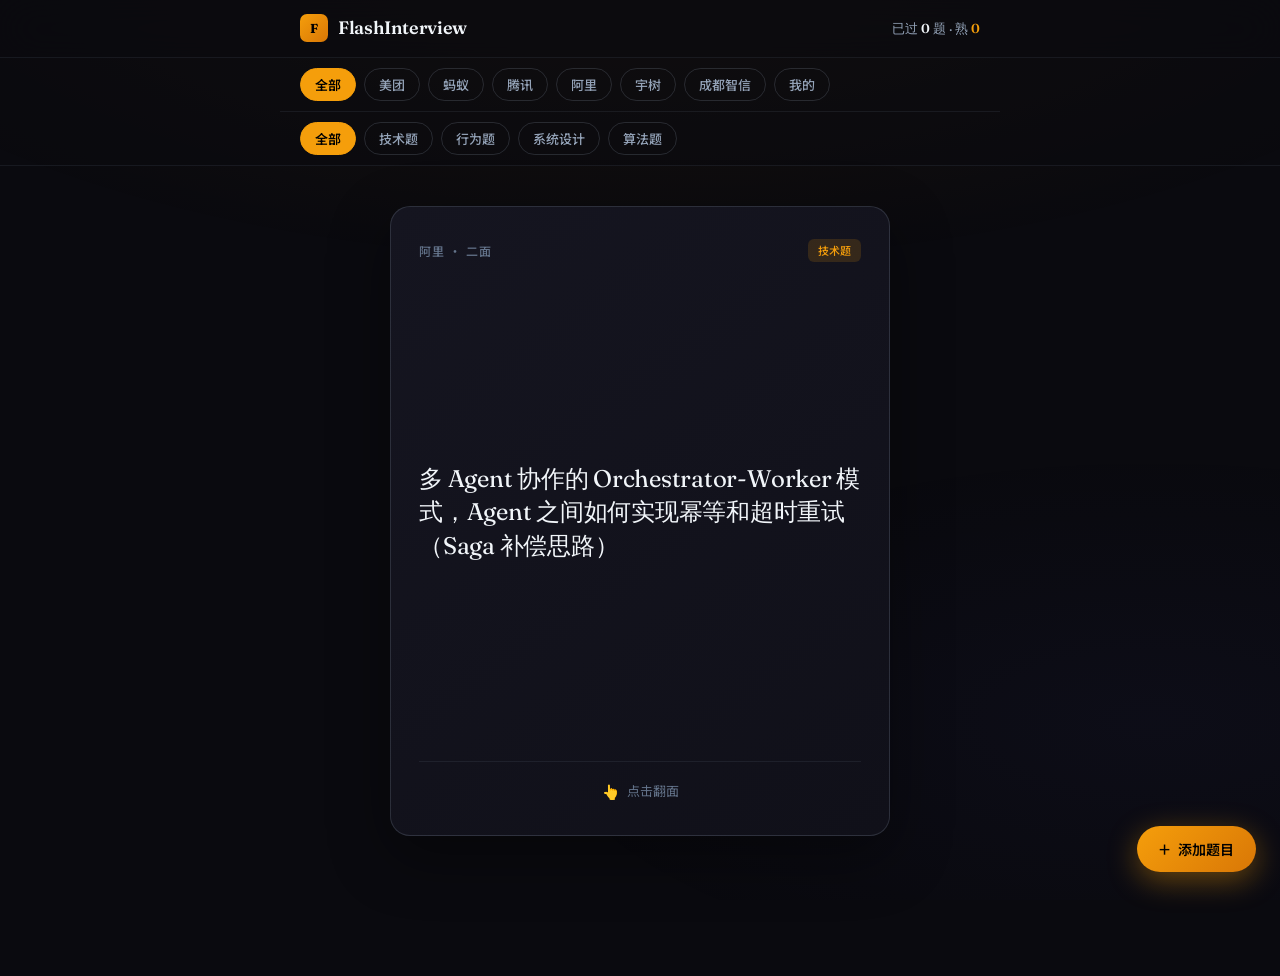
<file: app/index.html>
<!DOCTYPE html>
<html lang="zh-CN">
<head>
<meta charset="UTF-8">
<meta name="viewport" content="width=device-width, initial-scale=1.0, viewport-fit=cover">
<meta name="theme-color" content="#0a0a0f">
<meta name="description" content="FlashInterview PWA 抽认卡应用 - 碎片时间刷面经">

<!-- iOS PWA：Safari 添加到主屏后全屏启动 + 自定义图标 -->
<meta name="apple-mobile-web-app-capable" content="yes">
<meta name="apple-mobile-web-app-status-bar-style" content="black-translucent">
<meta name="apple-mobile-web-app-title" content="FlashInterview">
<link rel="apple-touch-icon" href="icons/apple-touch-icon-180.png">

<title>FlashInterview · 抽认卡</title>

<!-- PWA Manifest（通过 JS 动态加载，file:// 下自动跳过避免 CORS 错误） -->

<!-- Google Fonts -->
<link rel="preconnect" href="https://fonts.googleapis.com">
<link rel="preconnect" href="https://fonts.gstatic.com" crossorigin>
<link href="https://fonts.googleapis.com/css2?family=Fraunces:ital,opsz,wght@0,9..144,400;0,9..144,600;0,9..144,700;1,9..144,400&family=Noto+Sans+SC:wght@300;400;500;600;700&display=swap" rel="stylesheet">

<link rel="stylesheet" href="style.css">
</head>
<body>

<!-- 顶部栏：Logo + 进度计数器 -->
<header class="app-header">
  <div class="header-inner">
    <div class="logo">
      <div class="logo-mark">F</div>
      <span class="logo-text">FlashInterview</span>
    </div>
    <div class="header-actions">
      <div class="progress-counter" id="progressCounter">
        已过 <span class="num" id="seenCount">0</span> 题 · 熟 <span class="num accent" id="knownCount">0</span>
      </div>
      <!-- Chrome/Edge：beforeinstallprompt 触发后显示 -->
      <button class="install-btn" id="installBtn" type="button" hidden>安装到主屏</button>
    </div>
  </div>
</header>

<!-- iOS 安装提示：Safari 下显示手动安装指引（Chrome 无 beforeinstallprompt） -->
<div class="ios-hint" id="iosHint" hidden>
  <span class="ios-hint-text">分享 → 添加到主屏幕，离线也能刷面经</span>
  <button class="ios-hint-close" id="iosHintClose" type="button" aria-label="关闭">×</button>
</div>

<!-- 筛选区 -->
<div class="filter-section">
  <div class="filter-bar" id="companyBar" role="tablist" aria-label="公司筛选">
    <!-- 公司标签由 JS 渲染 -->
  </div>
  <div class="filter-bar" id="typeBar" role="tablist" aria-label="类型筛选">
    <!-- 类型标签由 JS 渲染 -->
  </div>
</div>

<!-- 卡片舞台 -->
<main class="card-stage">
  <div class="card-wrapper">
    <div class="flashcard" id="flashcard" role="button" tabindex="0" aria-label="点击翻面">
      <!-- 正面 -->
      <div class="card-face card-front">
        <div class="card-label">
          <span class="card-source" id="cardSource">来源 · 轮次</span>
          <span class="card-badge" id="cardBadge">类型</span>
        </div>
        <div class="card-question" id="cardQuestion">
          题目加载中…
        </div>
        <div class="card-hint">
          <span class="hint-icon">👆</span>
          <span>点击翻面</span>
        </div>
      </div>
      <!-- 背面 -->
      <div class="card-face card-back">
        <div class="card-label">
          <span class="card-source">参考答案</span>
          <span class="card-badge" id="cardBadgeBack">类型</span>
        </div>
        <div class="card-answer" id="cardAnswer">
          答案文本
        </div>
        <div class="card-actions">
          <button class="card-btn card-btn-known" id="btnKnown" type="button">熟了 ✓</button>
          <button class="card-btn card-btn-review" id="btnReview" type="button">再来一遍</button>
        </div>
      </div>
    </div>

    <!-- 空池提示 -->
    <div class="empty-state" id="emptyState" hidden>
      <div class="empty-icon">📭</div>
      <div class="empty-title">该筛选条件下暂无题目</div>
      <div class="empty-desc">试试切换其他公司或类型，或点击右下角 + 添加新题</div>
    </div>
  </div>
</main>

<!-- 浮动添加按钮 -->
<button class="fab" id="fab" type="button" aria-label="添加题目">
  <span class="fab-icon">+</span>
  <span class="fab-label">添加题目</span>
</button>

<!-- 添加题目弹窗 -->
<div class="modal-overlay" id="addModal" role="dialog" aria-modal="true" aria-labelledby="modalTitle">
  <div class="modal" id="modalCard">
    <div class="modal-header">
      <h3 id="modalTitle">添加新题目</h3>
      <button class="modal-close" id="modalClose" type="button" aria-label="关闭">×</button>
    </div>

    <!-- Tab 切换 -->
    <div class="modal-tabs">
      <button class="modal-tab active" id="tabManual" type="button">手动添加</button>
      <button class="modal-tab" id="tabImport" type="button">从 Markdown 导入</button>
    </div>

    <!-- 手动添加表单 -->
    <form class="modal-body tab-panel active" id="addForm">
      <div class="form-group">
        <label class="form-label" for="newQuestion">题目内容</label>
        <textarea class="form-input form-textarea" id="newQuestion" placeholder="例如：RAG 和微调各有什么优缺点？" required></textarea>
      </div>
      <div class="form-group">
        <label class="form-label" for="newAnswer">参考答案</label>
        <textarea class="form-input form-textarea" id="newAnswer" placeholder="写下你的答案要点（支持换行）..."></textarea>
      </div>
      <div class="form-row">
        <div class="form-group">
          <label class="form-label" for="newCompany">公司</label>
          <select class="form-input" id="newCompany">
            <option value="美团">美团</option>
            <option value="蚂蚁">蚂蚁</option>
            <option value="腾讯">腾讯</option>
            <option value="阿里">阿里</option>
            <option value="宇树">宇树</option>
            <option value="成都智信">成都智信</option>
            <option value="我的" selected>我的</option>
          </select>
        </div>
        <div class="form-group">
          <label class="form-label" for="newType">题目类型</label>
          <select class="form-input" id="newType">
            <option value="technical">技术题</option>
            <option value="behavioral">行为题</option>
            <option value="system">系统设计</option>
            <option value="algorithm">算法题</option>
          </select>
        </div>
      </div>
      <div class="form-group">
        <label class="form-label" for="newTags">标签（用逗号分隔）</label>
        <input type="text" class="form-input" id="newTags" placeholder="例如：RAG, 向量数据库, 模型选型">
      </div>
      <div class="modal-footer">
        <button type="button" class="btn btn-secondary" id="btnCancel">取消</button>
        <button type="submit" class="btn btn-primary" id="btnSubmit">添加到题库 →</button>
      </div>
    </form>

    <!-- Markdown 导入面板 -->
    <div class="modal-body tab-panel" id="panelImport" style="display:none">
      <div class="form-group">
        <label class="form-label">公司</label>
        <select class="form-input" id="importCompany">
          <option value="美团">美团</option>
          <option value="蚂蚁">蚂蚁</option>
          <option value="腾讯">腾讯</option>
          <option value="阿里">阿里</option>
          <option value="宇树">宇树</option>
          <option value="成都智信">成都智信</option>
          <option value="我的" selected>我的</option>
        </select>
      </div>
      <div class="form-group">
        <label class="form-label">面试轮次</label>
        <select class="form-input" id="importRound">
          <option value="一面">一面</option>
          <option value="二面">二面</option>
          <option value="三面">三面</option>
          <option value="HR面">HR面</option>
          <option value="综合" selected>综合</option>
        </select>
      </div>
      <div class="form-group">
        <label class="form-label" for="importText">粘贴 Markdown 内容</label>
        <textarea class="form-input form-textarea form-textarea-lg" id="importText" placeholder="将面经 Markdown 内容粘贴到此处，支持以下格式：&#10;&#10;### Q1：问题文本&#10;答案内容...&#10;&#10;或&#10;&#10;1. 问题文本&#10;2. 问题文本"></textarea>
      </div>
      <div class="modal-footer">
        <button type="button" class="btn btn-secondary" id="btnImportCancel">取消</button>
        <button type="button" class="btn btn-primary" id="btnImport">解析并导入 →</button>
      </div>
    </div>
  </div>
</div>

<!-- Toast 提示 -->
<div class="toast" id="toast" role="status" aria-live="polite">
  <span class="toast-icon">✓</span>
  <span class="toast-text">题目已添加到题库！</span>
</div>

<script src="app.js"></script>
<script>
  // manifest 动态加载：仅 http/https 下生效，file:// 下跳过避免 CORS 错误
  if (location.protocol.startsWith('http')) {
    var link = document.createElement('link');
    link.rel = 'manifest';
    link.href = 'manifest.json';
    document.head.appendChild(link);
  }

  // Service Worker 仅在 http/https 下注册（file:// 协议不支持）
  if ('serviceWorker' in navigator && location.protocol.startsWith('http')) {
    window.addEventListener('load', function() {
      navigator.serviceWorker.register('./sw.js').then(function(reg) {
        console.log('[FlashInterview] SW registered:', reg.scope);
      }).catch(function(err) {
        console.warn('[FlashInterview] SW registration failed:', err);
      });
    });
  }

  // PWA 安装：Chrome/Edge 接管 beforeinstallprompt，显示自定义按钮
  // iOS Safari 不支持该事件，改由下方 iOS 提示横幅引导
  (function() {
    var installBtn = document.getElementById('installBtn');
    var deferredPrompt = null;

    window.addEventListener('beforeinstallprompt', function(e) {
      e.preventDefault();
      deferredPrompt = e;
      if (installBtn) installBtn.hidden = false;
    });

    if (installBtn) {
      installBtn.addEventListener('click', function() {
        if (!deferredPrompt) return;
        deferredPrompt.prompt();
        deferredPrompt.userChoice.then(function(choice) {
          if (choice.outcome === 'accepted') {
            console.log('[FlashInterview] 用户已安装到主屏');
          }
          deferredPrompt = null;
          installBtn.hidden = true;
        });
      });
    }

    window.addEventListener('appinstalled', function() {
      if (installBtn) installBtn.hidden = true;
    });
  })();

  // iOS 检测：iPhone/iPad Safari 且非 Chrome，显示手动安装提示
  (function() {
    var ua = navigator.userAgent || '';
    var isIOS = /iPhone|iPad|iPod/.test(ua) && !/CriOS|FxiOS/.test(ua);
    var iosHint = document.getElementById('iosHint');
    var iosHintClose = document.getElementById('iosHintClose');
    if (isIOS && iosHint && location.protocol.startsWith('http')) {
      // 首次访问展示；用户关闭后本次会话不再出现
      if (!sessionStorage.getItem('iosHintDismissed')) {
        iosHint.hidden = false;
      }
      if (iosHintClose) {
        iosHintClose.addEventListener('click', function() {
          iosHint.hidden = true;
          sessionStorage.setItem('iosHintDismissed', '1');
        });
      }
    }
  })();
</script>
</body>
</html>
</file>
<file: app/style.css>
/* ===========================
   FlashInterview PWA 应用样式
   复用展示页暗色主题，更简洁实用
   =========================== */

:root {
  --bg: #0a0a0f;
  --bg-soft: #101019;
  --card-front: #151520;
  --card-back: #1a1a2e;
  --accent: #f59e0b;
  --accent-soft: rgba(245, 158, 11, 0.15);
  --accent-strong: #d97706;
  --success: #10b981;
  --success-soft: rgba(16, 185, 129, 0.15);
  --text-primary: #f1f5f9;
  --text-secondary: #94a3b8;
  --text-muted: #64748b;
  --border: rgba(148, 163, 184, 0.1);
  --border-strong: rgba(148, 163, 184, 0.2);
  --danger: #ef4444;
}

* { margin: 0; padding: 0; box-sizing: border-box; }

html { -webkit-text-size-adjust: 100%; }

body {
  font-family: 'Noto Sans SC', -apple-system, BlinkMacSystemFont, sans-serif;
  background: var(--bg);
  color: var(--text-primary);
  line-height: 1.6;
  min-height: 100vh;
  overflow-x: hidden;
  -webkit-font-smoothing: antialiased;
  -webkit-tap-highlight-color: transparent;
  padding-bottom: 120px;
}

body::before {
  content: '';
  position: fixed;
  top: 0;
  left: 0;
  width: 100%;
  height: 100%;
  background:
    radial-gradient(ellipse 70% 40% at 50% -10%, rgba(245, 158, 11, 0.08), transparent),
    radial-gradient(ellipse 50% 30% at 90% 80%, rgba(99, 102, 241, 0.04), transparent);
  pointer-events: none;
  z-index: 0;
}

/* ===========================
   顶部栏
   =========================== */
.app-header {
  position: sticky;
  top: 0;
  z-index: 50;
  backdrop-filter: blur(20px);
  -webkit-backdrop-filter: blur(20px);
  background: rgba(10, 10, 15, 0.75);
  border-bottom: 1px solid var(--border);
}

.header-inner {
  max-width: 720px;
  margin: 0 auto;
  padding: 14px 20px;
  display: flex;
  justify-content: space-between;
  align-items: center;
  gap: 16px;
}

.logo {
  display: flex;
  align-items: center;
  gap: 10px;
  font-family: 'Fraunces', serif;
  font-size: 18px;
  font-weight: 600;
  letter-spacing: -0.02em;
}

.logo-mark {
  width: 28px;
  height: 28px;
  background: linear-gradient(135deg, var(--accent), var(--accent-strong));
  border-radius: 7px;
  display: flex;
  align-items: center;
  justify-content: center;
  font-weight: 700;
  color: #000;
  font-size: 13px;
}

.progress-counter {
  font-size: 13px;
  color: var(--text-secondary);
  font-family: 'Fraunces', serif;
  white-space: nowrap;
}

.progress-counter .num {
  color: var(--text-primary);
  font-weight: 600;
}

.progress-counter .num.accent {
  color: var(--accent);
}

/* header 右侧动作容器 */
.header-actions {
  display: flex;
  align-items: center;
  gap: 12px;
}

/* Chrome/Edge 安装按钮：beforeinstallprompt 触发后才显示 */
.install-btn {
  padding: 7px 14px;
  background: var(--accent);
  color: #000;
  border: none;
  border-radius: 100px;
  font-size: 13px;
  font-weight: 600;
  font-family: inherit;
  cursor: pointer;
  white-space: nowrap;
  transition: all 0.2s cubic-bezier(0.4, 0, 0.2, 1);
  -webkit-tap-highlight-color: transparent;
}

.install-btn:hover {
  background: var(--accent-strong);
  transform: translateY(-1px);
}

/* iOS 安装提示横幅 */
.ios-hint {
  background: var(--accent);
  color: #000;
  padding: 10px 20px;
  display: flex;
  align-items: center;
  justify-content: center;
  gap: 12px;
  font-size: 13px;
  font-weight: 500;
}

.ios-hint[hidden] {
  display: none;
}

.ios-hint-text {
  flex: 1;
  text-align: center;
}

.ios-hint-close {
  background: none;
  border: none;
  color: #000;
  font-size: 20px;
  cursor: pointer;
  padding: 0;
  line-height: 1;
  opacity: 0.6;
  transition: opacity 0.2s;
}

.ios-hint-close:hover {
  opacity: 1;
}

/* ===========================
   筛选标签栏
   =========================== */
.filter-section {
  position: relative;
  z-index: 2;
  background: rgba(10, 10, 15, 0.6);
  border-bottom: 1px solid var(--border);
}

.filter-bar {
  max-width: 720px;
  margin: 0 auto;
  padding: 10px 20px;
  display: flex;
  gap: 8px;
  overflow-x: auto;
  -webkit-overflow-scrolling: touch;
  scrollbar-width: none;
  scrollbar-color: transparent transparent;
}

.filter-bar::-webkit-scrollbar {
  display: none;
}

.filter-bar + .filter-bar {
  border-top: 1px solid var(--border);
}

.pill {
  flex-shrink: 0;
  padding: 6px 14px;
  background: transparent;
  color: var(--text-secondary);
  border: 1px solid var(--border-strong);
  border-radius: 100px;
  font-size: 13px;
  font-weight: 500;
  font-family: inherit;
  cursor: pointer;
  transition: all 0.2s cubic-bezier(0.4, 0, 0.2, 1);
  white-space: nowrap;
  -webkit-tap-highlight-color: transparent;
}

.pill:hover {
  color: var(--text-primary);
  border-color: var(--text-muted);
}

.pill.active {
  background: var(--accent);
  color: #000;
  border-color: var(--accent);
  font-weight: 600;
}

/* ===========================
   卡片舞台
   =========================== */
.card-stage {
  position: relative;
  z-index: 2;
  padding: 40px 20px 20px;
}

.card-wrapper {
  max-width: 500px;
  margin: 0 auto;
  position: relative;
}

.flashcard {
  position: relative;
  width: 100%;
  aspect-ratio: 3/4;
  max-height: 70vh;
  cursor: pointer;
  outline: none;
}

.flashcard:focus-visible {
  outline: 2px solid var(--accent);
  outline-offset: 4px;
  border-radius: 22px;
}

/* 2D crossfade 翻转 —— 绝不使用 3D transform */
.card-face {
  position: absolute;
  top: 0;
  left: 0;
  width: 100%;
  height: 100%;
  border-radius: 20px;
  padding: 32px 28px;
  display: flex;
  flex-direction: column;
  border: 1px solid var(--border-strong);
  box-shadow: 0 20px 60px rgba(0, 0, 0, 0.4);
  transition: opacity 0.4s cubic-bezier(0.4, 0, 0.2, 1),
              transform 0.4s cubic-bezier(0.4, 0, 0.2, 1);
  overflow: hidden;
}

.card-front {
  background: linear-gradient(145deg, var(--card-front), var(--bg-soft));
  z-index: 2;
  opacity: 1;
  transform: translateX(0);
}

.card-back {
  background: linear-gradient(145deg, var(--card-back), #16162a);
  z-index: 1;
  opacity: 0;
  transform: translateX(8px);
}

.flashcard.flipped .card-front {
  opacity: 0;
  transform: translateX(-8px);
  pointer-events: none;
}

.flashcard.flipped .card-back {
  opacity: 1;
  transform: translateX(0);
  z-index: 3;
}

/* 卡片内容 —— 正面 */
.card-label {
  display: flex;
  justify-content: space-between;
  align-items: center;
  margin-bottom: 20px;
  flex-shrink: 0;
}

.card-source {
  font-size: 12px;
  color: var(--text-muted);
  text-transform: uppercase;
  letter-spacing: 0.08em;
  font-weight: 500;
}

.card-badge {
  padding: 3px 10px;
  background: var(--accent-soft);
  color: var(--accent);
  border-radius: 6px;
  font-size: 11px;
  font-weight: 500;
  letter-spacing: 0;
}

.card-question {
  font-family: 'Fraunces', serif;
  font-size: 24px;
  font-weight: 400;
  line-height: 1.4;
  letter-spacing: -0.01em;
  color: var(--text-primary);
  flex: 1;
  display: flex;
  align-items: center;
  overflow-y: auto;
  word-break: break-word;
}

.card-hint {
  margin-top: 20px;
  padding-top: 18px;
  border-top: 1px solid var(--border);
  font-size: 13px;
  color: var(--text-muted);
  text-align: center;
  display: flex;
  align-items: center;
  justify-content: center;
  gap: 8px;
  flex-shrink: 0;
}

.hint-icon {
  font-size: 14px;
}

/* 卡片内容 —— 背面 */
.card-answer {
  font-size: 14px;
  line-height: 1.75;
  color: var(--text-secondary);
  flex: 1;
  overflow-y: auto;
  white-space: pre-line;
  word-break: break-word;
  padding-right: 4px;
}

.card-answer::-webkit-scrollbar {
  width: 4px;
}

.card-answer::-webkit-scrollbar-thumb {
  background: var(--border-strong);
  border-radius: 2px;
}

.card-actions {
  margin-top: 20px;
  padding-top: 18px;
  border-top: 1px solid var(--border);
  display: flex;
  gap: 12px;
  flex-shrink: 0;
}

.card-btn {
  flex: 1;
  padding: 11px 14px;
  border: none;
  border-radius: 10px;
  font-size: 14px;
  font-weight: 600;
  cursor: pointer;
  transition: all 0.2s;
  font-family: inherit;
  -webkit-tap-highlight-color: transparent;
}

.card-btn-known {
  background: var(--success-soft);
  color: var(--success);
  border: 1px solid rgba(16, 185, 129, 0.3);
}

.card-btn-known:hover,
.card-btn-known:active {
  background: rgba(16, 185, 129, 0.25);
}

.card-btn-review {
  background: var(--accent-soft);
  color: var(--accent);
  border: 1px solid rgba(245, 158, 11, 0.3);
}

.card-btn-review:hover,
.card-btn-review:active {
  background: rgba(245, 158, 11, 0.25);
}

/* ===========================
   空池提示
   =========================== */
.empty-state {
  text-align: center;
  padding: 80px 24px;
  color: var(--text-secondary);
}

.empty-icon {
  font-size: 48px;
  margin-bottom: 16px;
  opacity: 0.7;
}

.empty-title {
  font-family: 'Fraunces', serif;
  font-size: 20px;
  font-weight: 600;
  color: var(--text-primary);
  margin-bottom: 8px;
}

.empty-desc {
  font-size: 14px;
  color: var(--text-muted);
  line-height: 1.6;
}

/* ===========================
   浮动添加按钮
   =========================== */
.fab {
  position: fixed;
  bottom: 28px;
  right: 24px;
  z-index: 100;
  display: flex;
  align-items: center;
  gap: 8px;
  padding: 13px 22px;
  background: linear-gradient(135deg, var(--accent), var(--accent-strong));
  color: #000;
  border: none;
  border-radius: 100px;
  font-size: 14px;
  font-weight: 600;
  cursor: pointer;
  box-shadow: 0 8px 30px rgba(245, 158, 11, 0.4);
  transition: all 0.3s cubic-bezier(0.4, 0, 0.2, 1);
  font-family: inherit;
  -webkit-tap-highlight-color: transparent;
}

.fab:hover {
  transform: translateY(-3px) scale(1.02);
  box-shadow: 0 12px 40px rgba(245, 158, 11, 0.5);
}

.fab:active {
  transform: translateY(-1px) scale(0.98);
}

.fab-icon {
  font-size: 20px;
  font-weight: 400;
  line-height: 1;
}

/* ===========================
   添加题目弹窗
   =========================== */
.modal-overlay {
  position: fixed;
  top: 0;
  left: 0;
  width: 100%;
  height: 100%;
  background: rgba(0, 0, 0, 0.6);
  backdrop-filter: blur(8px);
  -webkit-backdrop-filter: blur(8px);
  z-index: 200;
  display: flex;
  align-items: center;
  justify-content: center;
  opacity: 0;
  visibility: hidden;
  transition: opacity 0.3s ease, visibility 0.3s ease;
  padding: 20px;
}

.modal-overlay.active {
  opacity: 1;
  visibility: visible;
}

.modal {
  background: var(--card-front);
  border: 1px solid var(--border-strong);
  border-radius: 20px;
  width: 100%;
  max-width: 520px;
  max-height: 90vh;
  overflow-y: auto;
  transform: translateY(20px) scale(0.96);
  transition: transform 0.3s cubic-bezier(0.4, 0, 0.2, 1);
  box-shadow: 0 30px 80px rgba(0, 0, 0, 0.5);
}

.modal-overlay.active .modal {
  transform: translateY(0) scale(1);
}

.modal-header {
  padding: 24px 28px 18px;
  border-bottom: 1px solid var(--border);
  display: flex;
  justify-content: space-between;
  align-items: center;
  position: sticky;
  top: 0;
  background: var(--card-front);
  z-index: 1;
}

.modal-header h3 {
  font-family: 'Fraunces', serif;
  font-size: 20px;
  font-weight: 600;
  letter-spacing: -0.01em;
}

.modal-close {
  width: 32px;
  height: 32px;
  border: none;
  background: transparent;
  color: var(--text-muted);
  font-size: 22px;
  cursor: pointer;
  border-radius: 8px;
  display: flex;
  align-items: center;
  justify-content: center;
  transition: all 0.2s;
  line-height: 1;
  font-family: inherit;
}

.modal-close:hover {
  background: var(--bg-soft);
  color: var(--text-primary);
}

.modal-body {
  padding: 22px 28px;
  display: flex;
  flex-direction: column;
  gap: 18px;
}

.form-group {
  display: flex;
  flex-direction: column;
  gap: 7px;
}

.form-row {
  display: grid;
  grid-template-columns: 1fr 1fr;
  gap: 14px;
}

.form-label {
  font-size: 13px;
  font-weight: 500;
  color: var(--text-secondary);
}

.form-input {
  padding: 11px 14px;
  background: var(--bg-soft);
  border: 1px solid var(--border-strong);
  border-radius: 10px;
  color: var(--text-primary);
  font-size: 14px;
  font-family: inherit;
  transition: border-color 0.2s, box-shadow 0.2s;
  outline: none;
  width: 100%;
}

.form-input:focus {
  border-color: var(--accent);
  box-shadow: 0 0 0 3px var(--accent-soft);
}

.form-input::placeholder {
  color: var(--text-muted);
}

.form-textarea {
  resize: vertical;
  min-height: 90px;
  line-height: 1.6;
}

.modal-footer {
  padding: 18px 28px 24px;
  display: flex;
  gap: 12px;
  justify-content: flex-end;
  border-top: 1px solid var(--border);
}

.btn {
  padding: 10px 22px;
  border: none;
  border-radius: 10px;
  font-size: 14px;
  font-weight: 600;
  cursor: pointer;
  transition: all 0.2s;
  font-family: inherit;
  -webkit-tap-highlight-color: transparent;
}

.btn-primary {
  background: var(--accent);
  color: #000;
}

.btn-primary:hover {
  background: var(--accent-strong);
  transform: translateY(-1px);
}

.btn-secondary {
  background: transparent;
  color: var(--text-primary);
  border: 1px solid var(--border-strong);
}

.btn-secondary:hover {
  background: var(--bg-soft);
  border-color: var(--text-muted);
}

/* ===========================
   Modal Tabs
   =========================== */
.modal-tabs {
  display: flex;
  border-bottom: 1px solid var(--border);
}

.modal-tab {
  flex: 1;
  padding: 12px 16px;
  background: transparent;
  border: none;
  color: var(--text-muted);
  font-size: 14px;
  font-weight: 500;
  font-family: inherit;
  cursor: pointer;
  border-bottom: 2px solid transparent;
  transition: all 0.2s;
}

.modal-tab:hover {
  color: var(--text-secondary);
}

.modal-tab.active {
  color: var(--accent);
  border-bottom-color: var(--accent);
}

.tab-panel {
  display: none;
}

.tab-panel.active {
  display: flex;
}

.form-textarea-lg {
  min-height: 240px;
  font-size: 13px;
  line-height: 1.7;
}

/* ===========================
   Toast
   =========================== */
.toast {
  position: fixed;
  bottom: 100px;
  left: 50%;
  transform: translateX(-50%) translateY(20px);
  z-index: 300;
  display: flex;
  align-items: center;
  gap: 10px;
  padding: 13px 24px;
  background: var(--success);
  color: #000;
  border-radius: 12px;
  font-size: 14px;
  font-weight: 500;
  box-shadow: 0 8px 30px rgba(16, 185, 129, 0.4);
  opacity: 0;
  visibility: hidden;
  transition: opacity 0.3s cubic-bezier(0.4, 0, 0.2, 1),
              transform 0.3s cubic-bezier(0.4, 0, 0.2, 1),
              visibility 0.3s;
  pointer-events: none;
}

.toast.show {
  opacity: 1;
  visibility: visible;
  transform: translateX(-50%) translateY(0);
}

.toast-icon {
  font-size: 16px;
  font-weight: 700;
}

/* ===========================
   响应式
   =========================== */
@media (max-width: 600px) {
  .header-inner {
    padding: 12px 16px;
  }

  .logo {
    font-size: 16px;
  }

  .logo-mark {
    width: 26px;
    height: 26px;
    font-size: 12px;
  }

  .progress-counter {
    font-size: 12px;
  }

  .filter-bar {
    padding: 8px 16px;
  }

  .pill {
    padding: 6px 12px;
    font-size: 12px;
  }

  .card-stage {
    padding: 24px 16px 16px;
  }

  .card-wrapper {
    max-width: 100%;
  }

  .card-face {
    padding: 24px 22px;
    border-radius: 18px;
  }

  .card-question {
    font-size: 20px;
  }

  .card-answer {
    font-size: 13px;
  }

  .fab {
    bottom: 20px;
    right: 16px;
    padding: 12px 18px;
    font-size: 13px;
  }

  .fab-label {
    display: none;
  }

  .fab-icon {
    font-size: 22px;
  }

  .modal-body {
    padding: 20px 22px;
  }

  .modal-header {
    padding: 20px 22px 16px;
  }

  .modal-footer {
    padding: 16px 22px 22px;
  }

  .form-row {
    grid-template-columns: 1fr;
  }

  .toast {
    bottom: 88px;
    font-size: 13px;
    padding: 12px 20px;
  }
}

/* 超小屏（iPhone SE 等） */
@media (max-width: 360px) {
  .card-question {
    font-size: 18px;
  }

  .card-face {
    padding: 20px 18px;
  }
}
</file>
